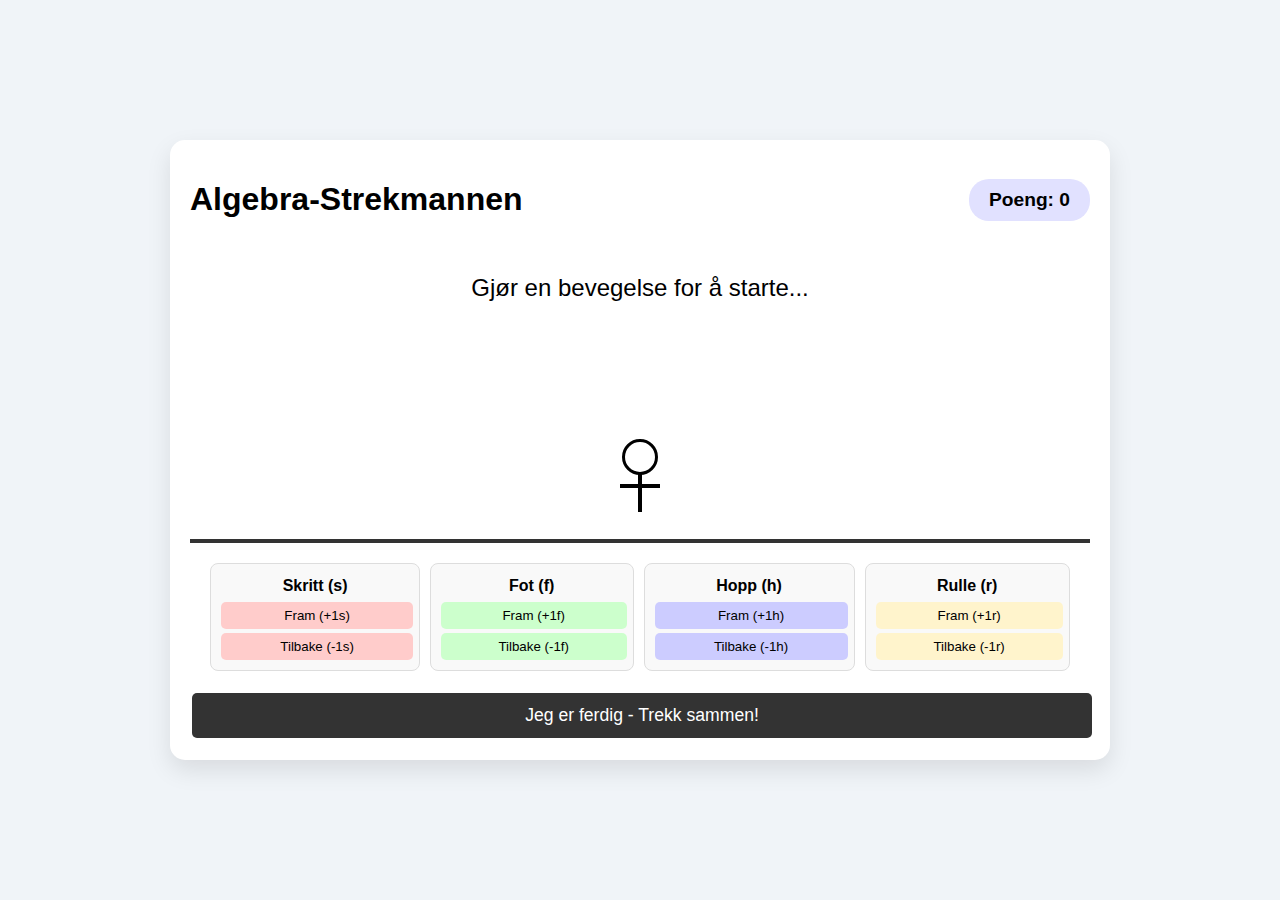
<file: index.html>
<!DOCTYPE html>
<html lang="no">
<head>
    <meta charset="UTF-8">
    <meta name="viewport" content="width=device-width, initial-scale=1.0">
    <title>Algebra-Strekmannen</title>
    <link rel="stylesheet" href="style.css">
</head>
<body>

    <div class="game-container">
        <header>
            <h1>Algebra-Strekmannen</h1>
            <div class="score-board">Poeng: <span id="score">0</span></div>
        </header>

        <!-- Her vises regnestykket -->
        <div class="math-display">
            <span id="expression">Gjør en bevegelse for å starte...</span>
        </div>

        <!-- Spillområdet med strekmannen -->
        <div class="scene">
            <div class="ground"></div>
            <!-- Den ytre boksen styrer posisjon (bortover) -->
            <div id="stickman" class="stickman">
                <!-- Den indre boksen styrer rotasjon og hopping -->
                <div id="stickman-rotator" class="stickman-rotator">
                    <div class="head"></div>
                    <div class="body"></div>
                    <div class="arms"></div>
                    <!-- Bena tegnes via CSS på rotatoren, men vi beholder strukturen -->
                    <div class="legs-placeholder"></div>
                </div>
            </div>
        </div>

        <!-- Kontrollpanel for bevegelse -->
        <div id="controls" class="controls">
            <div class="control-group">
                <h3>Skritt (s)</h3>
                <button onclick="move('s', 1)">Fram (+1s)</button>
                <button onclick="move('s', -1)">Tilbake (-1s)</button>
            </div>
            <div class="control-group">
                <h3>Fot (f)</h3>
                <button onclick="move('f', 1)">Fram (+1f)</button>
                <button onclick="move('f', -1)">Tilbake (-1f)</button>
            </div>
            <div class="control-group">
                <h3>Hopp (h)</h3>
                <button onclick="move('h', 1)">Fram (+1h)</button>
                <button onclick="move('h', -1)">Tilbake (-1h)</button>
            </div>
            <div class="control-group">
                <h3>Rulle (r)</h3>
                <button onclick="move('r', 1)">Fram (+1r)</button>
                <button onclick="move('r', -1)">Tilbake (-1r)</button>
            </div>
        </div>

        <button id="solve-btn" class="action-btn" onclick="startSolving()">Jeg er ferdig - Trekk sammen!</button>

        <!-- Svar-seksjon -->
        <div id="solution-area" class="solution-area hidden">
            <h2>Trekk sammen uttrykket:</h2>
            <p>Hvor mange av hver har du totalt?</p>
            
            <div class="inputs">
                <label>Antall s: <input type="number" id="input-s"></label>
                <label>Antall f: <input type="number" id="input-f"></label>
                <label>Antall h: <input type="number" id="input-h"></label>
                <label>Antall r: <input type="number" id="input-r"></label>
            </div>

            <button class="action-btn" onclick="checkAnswer()">Sjekk Svar</button>
            <p id="feedback"></p>
            <button id="next-round-btn" class="hidden" onclick="resetRound()">Neste runde</button>
        </div>
    </div>

    <script src="script.js"></script>
</body>
</html>
</file>
<file: style.css>
body {
    font-family: 'Segoe UI', Tahoma, Geneva, Verdana, sans-serif;
    background-color: #f0f4f8;
    display: flex;
    justify-content: center;
    align-items: center;
    min-height: 100vh;
    margin: 0;
    overflow-x: hidden;
}

/* --- HOVEDCONTAINER --- */
.game-container {
    background: white;
    width: 900px;
    max-width: 98%;
    padding: 20px;
    border-radius: 15px;
    box-shadow: 0 10px 25px rgba(0,0,0,0.1);
    text-align: center;
    position: relative;
    z-index: 10;
}

header { display: flex; justify-content: space-between; align-items: center; margin-bottom: 20px; }
.stats { display: flex; align-items: center; gap: 15px; }
.score-board { font-size: 1.2em; font-weight: bold; background: #e1e1ff; padding: 10px 20px; border-radius: 20px; }
.shop-btn { background-color: #ff9800; color: white; font-weight: bold; border: none; padding: 10px 15px; border-radius: 20px; cursor: pointer; transition: transform 0.1s; }
.shop-btn:hover { background-color: #e68900; transform: scale(1.05); }

/* --- MATTE DISPLAY SKINS --- */
.math-display { padding: 15px; border-radius: 8px; min-height: 30px; margin-bottom: 20px; overflow-x: auto; white-space: nowrap; font-size: 1.5em; transition: all 0.3s; }

.skin-default { background: #333; color: #4ef037; font-family: 'Courier New', monospace; }
.skin-chalkboard { background: #2d5a27; color: #fff; font-family: 'Comic Sans MS', cursive; border: 5px solid #8b5a2b; }
.skin-neon { background: #000; color: #ff00de; font-family: 'Verdana', sans-serif; border: 2px solid #00eaff; box-shadow: 0 0 10px #00eaff; text-shadow: 0 0 5px #ff00de; }
.skin-parchment { background: #f4e4bc; color: #4a3b2a; font-family: 'Georgia', serif; font-style: italic; border: 1px solid #cbb88a; }

/* --- SCENE --- */
.scene { height: 200px; border-bottom: 4px solid #333; position: relative; margin-bottom: 20px; overflow: hidden; transition: background 0.5s; }

/* Bakgrunner */
.default-bg { background: linear-gradient(to bottom, #87CEEB 0%, #ffffff 100%); }
.desert-bg { background: linear-gradient(to bottom, #FFD700 0%, #FF8C00 100%); }
.forest-bg { background: linear-gradient(to bottom, #006400 60%, #8FBC8F 100%); }
.night-bg { background: linear-gradient(to bottom, #000033 0%, #483D8B 100%); }
.disco-bg { animation: disco 1s infinite; }
@keyframes disco { 0% { background: red; } 33% { background: blue; } 66% { background: green; } 100% { background: purple; } }

.ground { width: 100%; height: 10px; position: absolute; bottom: 0; z-index: 1; }
.desert-bg .ground { background: #d2b48c; height: 20px; }
.night-bg .ground { background: #111; }

/* --- STREKMANN --- */
.stickman { position: absolute; bottom: 0; left: 50%; width: 60px; height: 100px; transition: left 0.5s ease; z-index: 10; transform: translateX(-50%); }
.stickman-rotator { width: 100%; height: 100%; position: relative; transform-origin: center 60%; }

.stickman .head { width: 30px; height: 30px; border: 3px solid black; border-radius: 50%; position: absolute; top: 0; left: 50%; transform: translateX(-50%); background: white; z-index: 2; }
.stickman .body { width: 4px; height: 40px; background: black; position: absolute; top: 33px; left: 50%; transform: translateX(-50%); }
.stickman .arms { width: 40px; height: 4px; background: black; position: absolute; top: 45px; left: 50%; transform: translateX(-50%); }
.stickman .leg { width: 4px; height: 35px; background: black; position: absolute; top: 68px; left: 50%; transform-origin: top center; }
.stickman .leg.left { transform: translateX(-50%) rotate(25deg); }
.stickman .leg.right { transform: translateX(-50%) rotate(-25deg); }

/* --- KLÆR (Tvinger fargeendring) --- */
.stickman-rotator.shirt-red .body { background: red !important; width: 14px; border-radius: 5px; }
.stickman-rotator.shirt-red .arms { background: red !important; height: 8px; top: 43px; }

.stickman-rotator.shirt-blue .body { background: blue !important; width: 14px; border-radius: 5px; }
.stickman-rotator.shirt-blue .arms { background: blue !important; height: 8px; top: 43px; }

.stickman-rotator.pants-jeans .leg { background: darkblue !important; width: 7px; }
.stickman-rotator.pants-green .leg { background: darkgreen !important; width: 7px; }

/* --- HODEPLAGG --- */
.accessory { position: absolute; top: 0; left: 0; width: 100%; height: 100%; pointer-events: none; }

.hat-cowboy::after { content: ''; position: absolute; top: -15px; left: -10px; width: 50px; height: 10px; background: #8B4513; border-radius: 5px; }
.hat-cowboy::before { content: ''; position: absolute; top: -30px; left: 0px; width: 30px; height: 20px; background: #8B4513; border-radius: 5px 5px 0 0; }

.hat-caps::before { content: ''; position: absolute; top: -5px; left: 0; width: 30px; height: 15px; background: red; border-radius: 30px 30px 0 0; }
.hat-caps::after { content: ''; position: absolute; top: 5px; left: 20px; width: 20px; height: 4px; background: red; }

.hat-glasses::before { content: ''; position: absolute; top: 10px; left: 2px; width: 10px; height: 6px; border: 2px solid black; border-radius: 3px; background: rgba(0,255,255,0.3); }
.hat-glasses::after { content: ''; position: absolute; top: 10px; left: 18px; width: 10px; height: 6px; border: 2px solid black; border-radius: 3px; background: rgba(0,255,255,0.3); }

/* --- KJÆLEDYR (Flyttet til høyre) --- */
.pet-container { position: absolute; bottom: 0; left: 45px; width: 20px; height: 20px; transition: all 0.5s ease; z-index: 5; }

.pet-dog { width: 20px; height: 15px; background: #8B4513; border-radius: 5px; position: relative; }
.pet-dog::before { content: ''; position: absolute; top: -10px; left: 0; width: 12px; height: 12px; background: #8B4513; border-radius: 50%; }
.pet-dog::after { content: ''; position: absolute; top: 0; right: -5px; width: 5px; height: 15px; background: #8B4513; transform: rotate(45deg); }

.pet-robot { width: 15px; height: 18px; background: silver; border: 1px solid black; position: relative; top: -15px; animation: float 1s infinite alternate; }
.pet-robot::after { content: ''; position: absolute; top: 4px; left: 2px; width: 10px; height: 4px; background: cyan; box-shadow: 0 0 5px cyan; }
@keyframes float { from { transform: translateY(0); } to { transform: translateY(-8px); } }

.pet-blob { width: 20px; height: 20px; background: limegreen; border-radius: 50%; display: flex; justify-content: center; align-items: center; color: white; font-weight: bold; font-size: 12px; animation: squish 0.8s infinite alternate; }
.pet-blob::after { content: 'π'; }
@keyframes squish { from { transform: scaleY(1); } to { transform: scaleY(0.8) scaleX(1.1); } }

/* --- SPOR / TRAILS --- */
.trail-container { position: absolute; top: 0; left: 0; width: 100%; height: 100%; pointer-events: none; z-index: -1; }

/* Ild - Blafrer alltid litt */
.trail-fire::after { content: ''; position: absolute; bottom: 0; left: 20px; width: 20px; height: 40px; background: radial-gradient(circle, yellow, red, transparent); opacity: 0.7; filter: blur(5px); transform: skewX(20deg); animation: flicker 0.2s infinite alternate; }
@keyframes flicker { from { opacity: 0.6; height: 40px; } to { opacity: 0.9; height: 50px; } }

/* Regnbue */
.trail-rainbow::after { content: ''; position: absolute; bottom: 10px; left: 10px; width: 40px; height: 80px; background: linear-gradient(to right, red, orange, yellow, green, blue, violet); opacity: 0.5; filter: blur(8px); transform: skewX(30deg); animation: pulseRainbow 2s infinite; }
@keyframes pulseRainbow { 0% { opacity: 0.3; } 50% { opacity: 0.6; } 100% { opacity: 0.3; } }

/* Tall-dryss */
.trail-math::before { content: '+ - ='; position: absolute; bottom: 20px; left: -20px; color: black; font-weight: bold; font-size: 14px; animation: particles 1s infinite linear; opacity: 0; }
@keyframes particles { 0% { transform: translateY(0) rotate(0); opacity: 1; } 100% { transform: translateY(-30px) rotate(45deg); opacity: 0; } }

/* --- BUTIKK UI --- */
#shop-overlay { position: absolute; top: 0; left: 0; width: 100%; height: 100%; background: rgba(0,0,0,0.85); display: flex; justify-content: center; align-items: center; z-index: 100; border-radius: 15px; }
.shop-window { background: white; padding: 20px; width: 85%; max-height: 90%; overflow-y: auto; border-radius: 10px; text-align: left; }
.shop-items { display: grid; grid-template-columns: repeat(auto-fill, minmax(130px, 1fr)); gap: 10px; margin: 20px 0; }
.shop-item { border: 1px solid #ddd; padding: 10px; border-radius: 8px; text-align: center; background: #f9f9f9; }
.shop-item h4 { margin: 5px 0; font-size: 0.9em; }
.buy-btn { background: #4CAF50; color: white; border: none; padding: 5px 10px; border-radius: 4px; cursor: pointer; font-size: 0.8em; margin-top: 5px; }
.buy-btn:disabled { background: #ccc; cursor: not-allowed; }
.buy-btn.equip { background: #2196F3; }
.shop-tabs { display: flex; gap: 5px; flex-wrap: wrap; margin-bottom: 10px; }
.shop-tabs button { background: #eee; border: none; padding: 8px 12px; cursor: pointer; border-radius: 5px; flex-grow: 1; font-size: 0.9em; }
.shop-tabs button:hover { background: #ddd; }

/* --- SEIERS-EFFEKTER --- */
#victory-container { position: fixed; top: 0; left: 0; width: 100%; height: 100%; pointer-events: none; z-index: 1000; }
.confetti { position: absolute; width: 10px; height: 10px; background: red; animation: fall linear forwards; }
@keyframes fall { to { transform: translateY(100vh) rotate(720deg); } }

/* Standard GUI */
.controls { display: flex; justify-content: center; flex-wrap: wrap; gap: 10px; margin-bottom: 20px; }
.control-group { background: #f9f9f9; padding: 8px; border-radius: 8px; border: 1px solid #ddd; min-width: 120px; }
h3 { margin: 5px 0; font-size: 1em; }
button { cursor: pointer; padding: 6px 10px; margin: 2px; border: none; border-radius: 5px; width: 100%; transition: transform 0.1s;}
button:active { transform: scale(0.95); }
.control-group:nth-child(1) button { background-color: #ffcccb; }
.control-group:nth-child(2) button { background-color: #ccffcc; }
.control-group:nth-child(3) button { background-color: #ccccff; }
.control-group:nth-child(4) button { background-color: #fff4cc; }
.action-btn { background-color: #333; color: white; font-size: 1.1em; padding: 12px 24px; }
.hidden { display: none !important; }
.solution-area { background: #fff8dc; padding: 20px; border-radius: 10px; border: 2px solid #deb887; margin-top: 20px; }
.inputs { display: flex; justify-content: center; flex-wrap: wrap; gap: 15px; margin: 15px 0; }
input { width: 50px; padding: 5px; font-size: 1.1em; text-align: center; }
#feedback { font-weight: bold; font-size: 1.2em; margin-top: 10px; }

/* Animasjoner for bevegelse */
.jump-anim { animation: jump 0.5s ease; }
@keyframes jump { 0% { transform: translateY(0); } 50% { transform: translateY(-70px); } 100% { transform: translateY(0); } }
.roll-anim { animation: roll 0.7s linear; }
@keyframes roll { 0% { transform: rotate(0deg); } 100% { transform: rotate(360deg); } }
</file>
